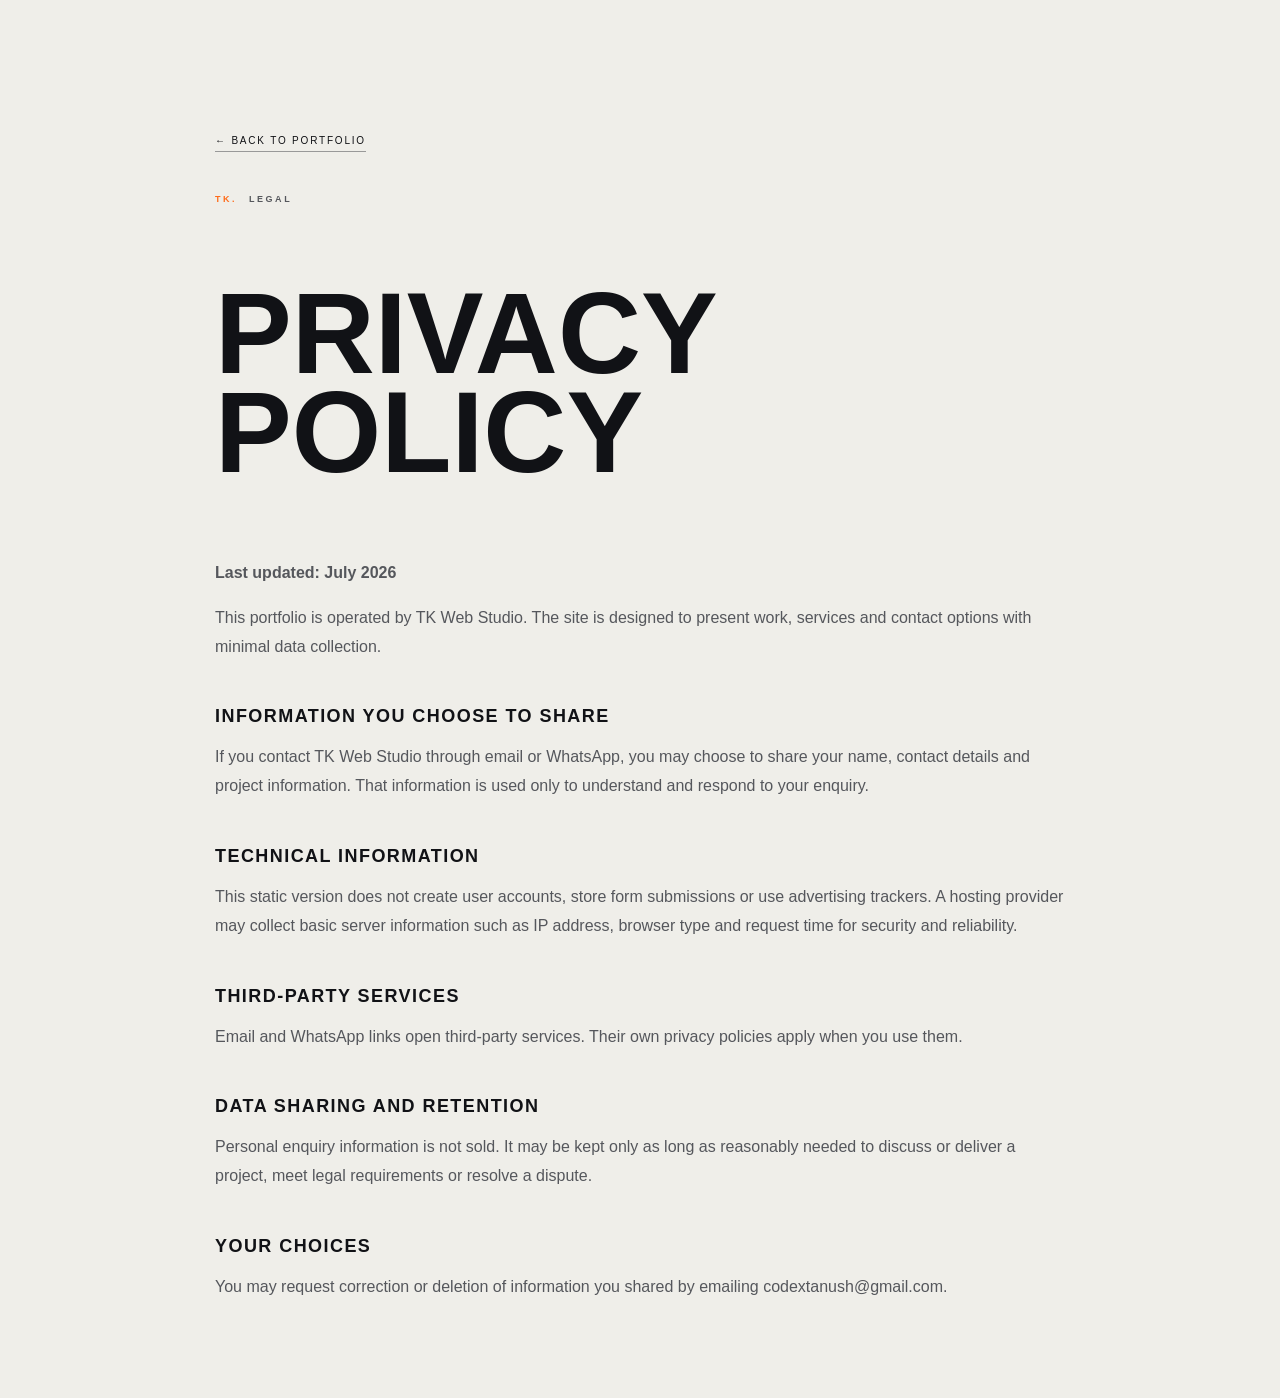
<file: privacy.html>
<!doctype html>
<html lang="en">
<head>
  <meta charset="UTF-8" />
  <meta name="viewport" content="width=device-width, initial-scale=1.0" />
  <meta name="theme-color" content="#efeee9" />
  <title>Privacy Policy — TK Web Studio</title>
  <link rel="stylesheet" href="styles.css" />
</head>
<body class="legal-page">
  <main class="legal-wrap">
    <a class="legal-back" href="index.html">← Back to portfolio</a>
    <p class="section-kicker"><span>TK.</span> LEGAL</p>
    <h1>Privacy<br>Policy</h1>
    <p><strong>Last updated: July 2026</strong></p>
    <p>This portfolio is operated by TK Web Studio. The site is designed to present work, services and contact options with minimal data collection.</p>
    <h2>Information you choose to share</h2>
    <p>If you contact TK Web Studio through email or WhatsApp, you may choose to share your name, contact details and project information. That information is used only to understand and respond to your enquiry.</p>
    <h2>Technical information</h2>
    <p>This static version does not create user accounts, store form submissions or use advertising trackers. A hosting provider may collect basic server information such as IP address, browser type and request time for security and reliability.</p>
    <h2>Third-party services</h2>
    <p>Email and WhatsApp links open third-party services. Their own privacy policies apply when you use them.</p>
    <h2>Data sharing and retention</h2>
    <p>Personal enquiry information is not sold. It may be kept only as long as reasonably needed to discuss or deliver a project, meet legal requirements or resolve a dispute.</p>
    <h2>Your choices</h2>
    <p>You may request correction or deletion of information you shared by emailing <a href="mailto:codextanush@gmail.com">codextanush@gmail.com</a>.</p>
  </main>
</body>
</html>
</file>
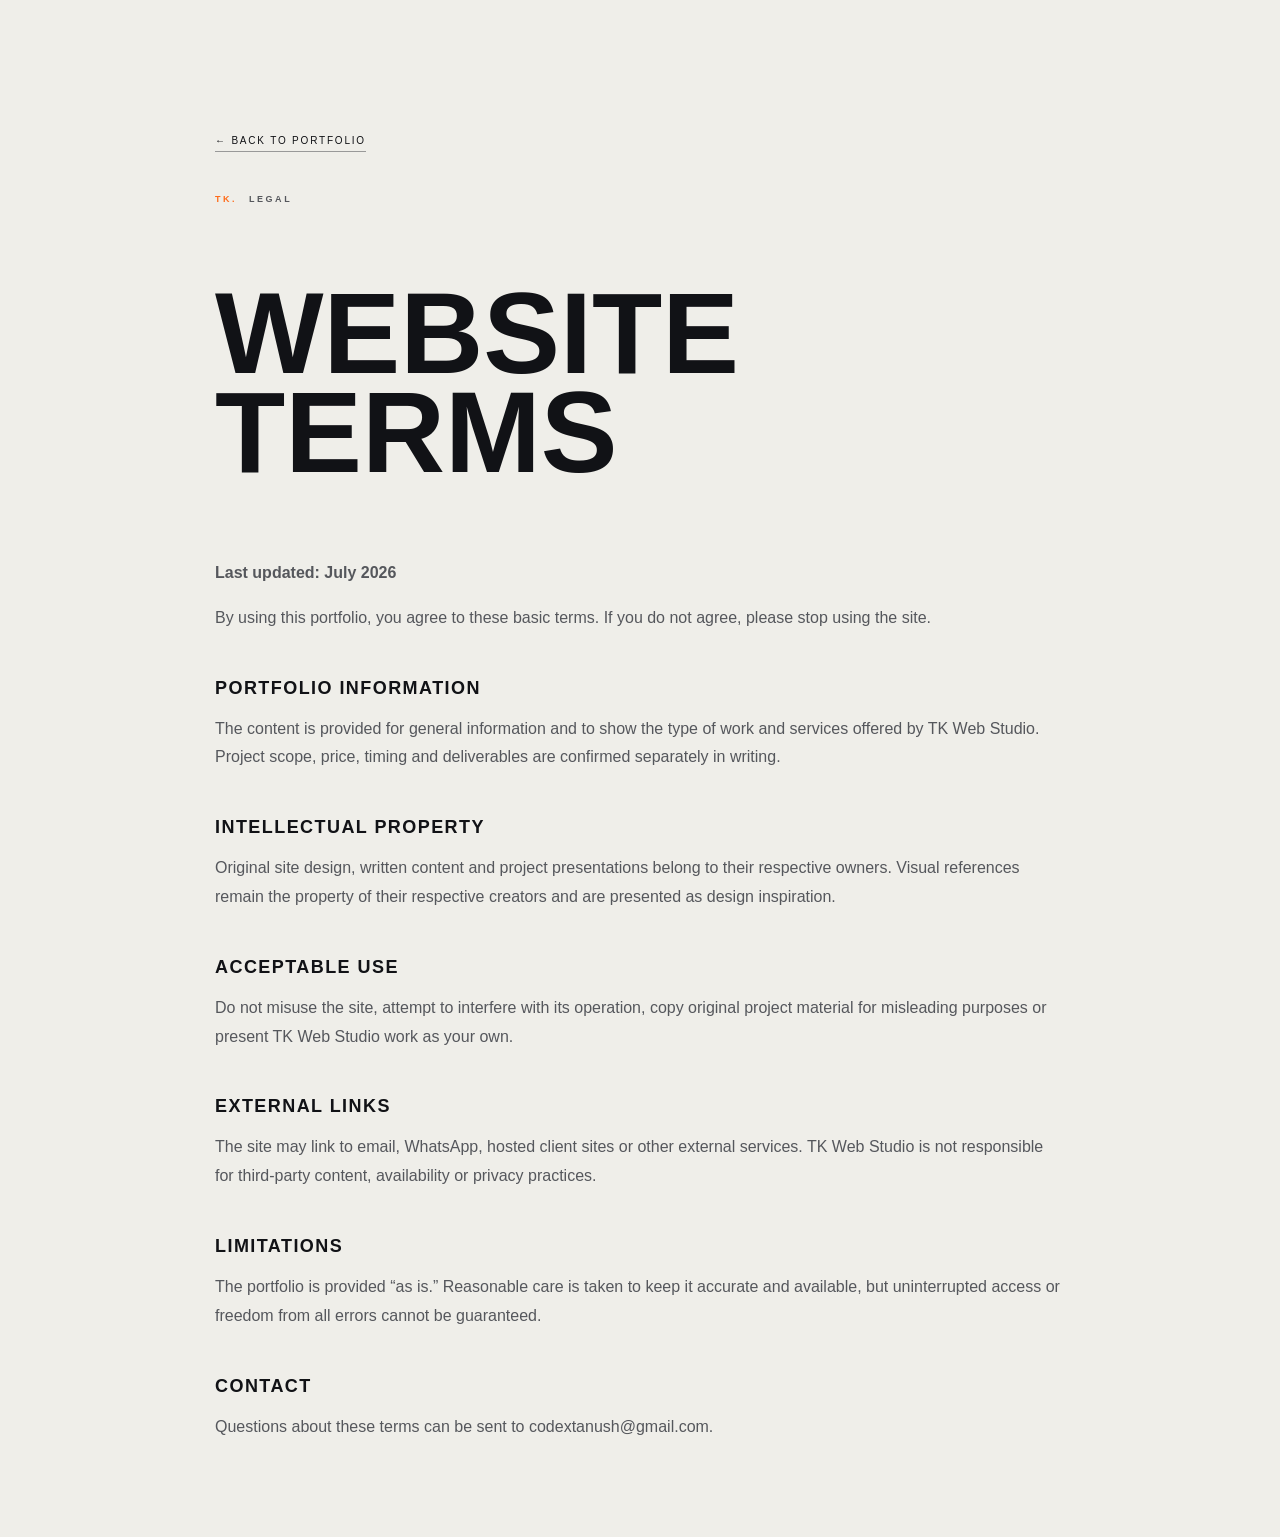
<file: terms.html>
<!doctype html>
<html lang="en">
<head>
  <meta charset="UTF-8" />
  <meta name="viewport" content="width=device-width, initial-scale=1.0" />
  <meta name="theme-color" content="#efeee9" />
  <title>Terms — TK Web Studio</title>
  <link rel="stylesheet" href="styles.css" />
</head>
<body class="legal-page">
  <main class="legal-wrap">
    <a class="legal-back" href="index.html">← Back to portfolio</a>
    <p class="section-kicker"><span>TK.</span> LEGAL</p>
    <h1>Website<br>Terms</h1>
    <p><strong>Last updated: July 2026</strong></p>
    <p>By using this portfolio, you agree to these basic terms. If you do not agree, please stop using the site.</p>
    <h2>Portfolio information</h2>
    <p>The content is provided for general information and to show the type of work and services offered by TK Web Studio. Project scope, price, timing and deliverables are confirmed separately in writing.</p>
    <h2>Intellectual property</h2>
    <p>Original site design, written content and project presentations belong to their respective owners. Visual references remain the property of their respective creators and are presented as design inspiration.</p>
    <h2>Acceptable use</h2>
    <p>Do not misuse the site, attempt to interfere with its operation, copy original project material for misleading purposes or present TK Web Studio work as your own.</p>
    <h2>External links</h2>
    <p>The site may link to email, WhatsApp, hosted client sites or other external services. TK Web Studio is not responsible for third-party content, availability or privacy practices.</p>
    <h2>Limitations</h2>
    <p>The portfolio is provided “as is.” Reasonable care is taken to keep it accurate and available, but uninterrupted access or freedom from all errors cannot be guaranteed.</p>
    <h2>Contact</h2>
    <p>Questions about these terms can be sent to <a href="mailto:codextanush@gmail.com">codextanush@gmail.com</a>.</p>
  </main>
</body>
</html>
</file>
<file: styles.css>
:root {
  --bg: #08090c;
  --bg-soft: #0e1015;
  --ink: #f4f3ef;
  --muted: #9a9ba3;
  --line: rgba(255,255,255,.14);
  --accent: #ff6b1a;
  --accent-2: #79e7ff;
  --pad: clamp(24px, 5vw, 84px);
  --sans: "Arial Narrow", "Helvetica Neue", Arial, sans-serif;
  --display: Impact, Haettenschweiler, "Arial Narrow Bold", sans-serif;
}

* { box-sizing: border-box; }
html { scroll-behavior: smooth; background: var(--bg); }
body { margin: 0; background: var(--bg); color: var(--ink); font-family: var(--sans); overflow-x: hidden; cursor: none; }
body.menu-open { overflow: hidden; }
a, button { color: inherit; }
a { text-decoration: none; }
button { font: inherit; }
img { display: block; max-width: 100%; }
::selection { background: var(--accent); color: #fff; }

.noise { position: fixed; inset: 0; pointer-events: none; z-index: 99; opacity: .035; background-image: url("data:image/svg+xml,%3Csvg viewBox='0 0 180 180' xmlns='http://www.w3.org/2000/svg'%3E%3Cfilter id='n'%3E%3CfeTurbulence type='fractalNoise' baseFrequency='.85' numOctaves='4' stitchTiles='stitch'/%3E%3C/filter%3E%3Crect width='100%25' height='100%25' filter='url(%23n)' opacity='.55'/%3E%3C/svg%3E"); }
.cursor-dot, .cursor-ring { position: fixed; left: 0; top: 0; border-radius: 50%; pointer-events: none; z-index: 120; opacity: 0; transition: opacity .25s ease, width .25s ease, height .25s ease, border-color .25s ease; }
.cursor-dot { width: 5px; height: 5px; background: #fff; margin: -2.5px; }
.cursor-ring { width: 34px; height: 34px; border: 1px solid rgba(255,255,255,.55); margin: -17px; }
.cursor-ring.hover { width: 58px; height: 58px; margin: -29px; border-color: var(--accent); }
.scroll-progress { position: fixed; z-index: 110; left: 0; top: 0; width: 100%; height: 2px; background: transparent; }
.scroll-progress span { display: block; width: 0; height: 100%; background: linear-gradient(90deg, var(--accent), #fff); }

.loader { position: fixed; inset: 0; z-index: 200; background: #050609; display: grid; place-content: center; text-align: center; transition: opacity .7s ease, visibility .7s ease; }
.loader.done { opacity: 0; visibility: hidden; }
.loader-mark { font-family: var(--display); font-size: clamp(64px, 12vw, 130px); line-height: .8; letter-spacing: -.03em; }
.loader-mark span, .brand-mark span { color: var(--accent); }
.loader-line { width: 220px; height: 1px; background: #292b32; margin: 32px auto 14px; overflow: hidden; }
.loader-line i { display: block; width: 50%; height: 100%; background: var(--accent); animation: load 1s ease-in-out infinite; }
.loader p { font-size: 9px; letter-spacing: .35em; color: var(--muted); }
@keyframes load { from { transform: translateX(-120%); } to { transform: translateX(220%); } }

.site-header { position: fixed; z-index: 90; top: 0; left: 0; right: 0; height: 82px; display: flex; align-items: center; padding: 0 var(--pad); border-bottom: 1px solid transparent; transition: background .35s ease, border-color .35s ease, height .35s ease; }
.site-header.scrolled { height: 66px; background: rgba(8,9,12,.76); backdrop-filter: blur(18px); border-color: var(--line); }
.brand { display: inline-flex; align-items: center; gap: 13px; min-width: 220px; }
.brand-mark { font-family: var(--display); font-size: 30px; letter-spacing: -.03em; }
.brand-copy { font-size: 9px; letter-spacing: .18em; line-height: 1.25; font-weight: 700; }
.brand-copy small { color: var(--muted); font-size: 7px; }
.desktop-nav { display: flex; gap: clamp(24px, 3.2vw, 55px); margin-left: auto; margin-right: auto; }
.desktop-nav a { position: relative; font-size: 11px; text-transform: uppercase; letter-spacing: .16em; color: #c9c9cd; }
.desktop-nav a::after { content: ""; position: absolute; left: 0; right: 100%; bottom: -8px; height: 1px; background: var(--accent); transition: right .25s ease; }
.desktop-nav a:hover::after, .desktop-nav a.active::after { right: 0; }
.header-cta { min-width: 190px; display: flex; justify-content: flex-end; align-items: center; gap: 18px; text-transform: uppercase; font-weight: 700; font-size: 10px; letter-spacing: .14em; }
.header-cta b { display: grid; place-content: center; width: 34px; height: 34px; border-radius: 50%; background: #fff; color: #050609; transition: background .25s ease, transform .25s ease; }
.header-cta:hover b { background: var(--accent); color: #fff; transform: rotate(45deg); }
.menu-toggle { display: none; width: 42px; height: 42px; border: 0; background: transparent; position: relative; cursor: pointer; }
.menu-toggle span { position: absolute; left: 8px; width: 26px; height: 1px; background: #fff; transition: transform .3s ease, top .3s ease; }
.menu-toggle span:first-child { top: 16px; }.menu-toggle span:last-child { top: 25px; }
.menu-toggle[aria-expanded="true"] span:first-child { top: 21px; transform: rotate(45deg); }.menu-toggle[aria-expanded="true"] span:last-child { top: 21px; transform: rotate(-45deg); }
.mobile-menu { position: fixed; inset: 0; z-index: 80; display: flex; flex-direction: column; justify-content: center; padding: 110px var(--pad) 45px; background: #090a0e; opacity: 0; visibility: hidden; transform: translateY(-18px); transition: .35s ease; }
.mobile-menu.open { opacity: 1; visibility: visible; transform: none; }
.mobile-menu nav { display: grid; }
.mobile-menu nav a { font-family: var(--display); font-size: clamp(46px, 13vw, 84px); line-height: 1; text-transform: uppercase; border-bottom: 1px solid var(--line); padding: 12px 0; }
.mobile-menu nav a span { font-family: var(--sans); font-size: 10px; color: var(--accent); vertical-align: top; margin-right: 18px; }
.mobile-menu p { color: var(--muted); font-size: 12px; letter-spacing: .12em; }

.hero { min-height: 100svh; position: relative; overflow: hidden; display: grid; align-items: end; padding: 140px var(--pad) 80px; background: radial-gradient(circle at 72% 48%, #20242d 0, #0c0e13 34%, #08090c 65%); }
.hero-grid { position: absolute; inset: 0; background-image: linear-gradient(rgba(255,255,255,.035) 1px, transparent 1px), linear-gradient(90deg, rgba(255,255,255,.035) 1px, transparent 1px); background-size: 72px 72px; mask-image: linear-gradient(to bottom, transparent, #000 22%, #000 84%, transparent); }
.hero-glow { position: absolute; border-radius: 50%; filter: blur(85px); opacity: .22; }
.glow-one { width: 32vw; height: 32vw; background: #fff; right: 11%; top: 29%; }.glow-two { width: 18vw; height: 18vw; background: var(--accent); right: -7%; bottom: 5%; opacity: .11; }
.hero-copy { position: relative; z-index: 4; width: 66%; }
.eyebrow, .section-kicker { display: flex; align-items: center; gap: 12px; font-size: 9px; font-weight: 700; letter-spacing: .28em; text-transform: uppercase; color: #c7c8cd; }
.status-dot { width: 7px; height: 7px; border-radius: 50%; background: #80ff9a; box-shadow: 0 0 0 5px rgba(128,255,154,.1), 0 0 18px #80ff9a; }
.hero-title { margin: 25px 0 32px; font-family: var(--display); font-size: clamp(76px, 11.2vw, 190px); font-weight: 900; line-height: .73; letter-spacing: -.035em; text-transform: uppercase; }
.title-line { display: block; overflow: hidden; padding-right: .05em; }
.title-line i { display: block; font-style: normal; transform: translateY(110%); animation: titleIn .95s cubic-bezier(.16,1,.3,1) .95s forwards; }
.title-line:nth-child(2) i { animation-delay: 1.08s; }
.title-line.outline { color: transparent; -webkit-text-stroke: 1.5px rgba(255,255,255,.82); }
@keyframes titleIn { to { transform: none; } }
.hero-bottom { display: grid; grid-template-columns: minmax(280px, 470px) 1fr; gap: clamp(30px, 6vw, 100px); align-items: end; }
.hero-bottom p { margin: 0; color: #b5b6bd; font-size: clamp(14px, 1.2vw, 18px); line-height: 1.65; }
.hero-bottom strong { color: #fff; }
.hero-actions { display: grid; gap: 20px; justify-items: start; }
.primary-button { min-width: 210px; display: flex; justify-content: space-between; align-items: center; gap: 30px; background: var(--accent); padding: 18px 21px; font-size: 10px; text-transform: uppercase; letter-spacing: .15em; font-weight: 800; }
.primary-button b { font-size: 18px; }
.text-link { display: inline-flex; gap: 12px; align-items: center; font-size: 11px; font-weight: 700; text-transform: uppercase; letter-spacing: .15em; border-bottom: 1px solid var(--line); padding-bottom: 7px; }
.text-link span { color: var(--accent); font-size: 16px; }
.hero-art-wrap { position: absolute; z-index: 2; right: -3vw; bottom: -9vh; width: min(47vw, 720px); height: 94vh; }
.hero-art-mask { position: absolute; inset: 0; overflow: hidden; clip-path: polygon(19% 0, 100% 6%, 89% 100%, 0 92%); filter: grayscale(1) contrast(1.06); }
.hero-art-mask img { width: 100%; height: 100%; object-fit: cover; object-position: 48% 42%; transform: scale(1.04); }
.art-shade { position: absolute; inset: 0; background: linear-gradient(90deg, rgba(8,9,12,.76), transparent 24%, transparent 68%, rgba(8,9,12,.58)), linear-gradient(0deg, #08090c 0%, transparent 24%); mix-blend-mode: multiply; }
.art-orbit { position: absolute; z-index: 3; border: 1px solid rgba(255,255,255,.35); border-radius: 50%; pointer-events: none; }
.orbit-one { width: 28vw; height: 28vw; right: 4%; top: 25%; transform: rotate(-22deg) scaleY(.44); box-shadow: 0 0 32px rgba(255,255,255,.09); }.orbit-two { width: 23vw; height: 23vw; right: 15%; top: 30%; transform: rotate(35deg) scaleY(.32); border-color: rgba(255,107,26,.45); }
.art-label { position: absolute; z-index: 4; font-size: 8px; letter-spacing: .34em; color: rgba(255,255,255,.65); }.label-top { top: 11%; left: 22%; }.label-side { right: 5%; top: 44%; writing-mode: vertical-rl; }
.floating-code { position: absolute; z-index: 4; padding: 8px 12px; border: 1px solid var(--line); background: rgba(8,9,12,.45); backdrop-filter: blur(10px); font: 9px/1.2 monospace; color: #d9e8ed; }.code-a { left: 4%; top: 34%; }.code-b { right: 8%; bottom: 27%; }
.hero-side-note { position: absolute; z-index: 5; left: 18px; bottom: 70px; display: flex; align-items: center; gap: 14px; transform: rotate(-90deg); transform-origin: left center; font-size: 7px; letter-spacing: .28em; color: var(--muted); }.hero-side-note i { width: 48px; height: 1px; background: var(--line); }
.hero-index { position: absolute; right: var(--pad); bottom: 30px; z-index: 6; font-size: 12px; letter-spacing: .2em; }.hero-index span { color: var(--accent); }

.marquee { overflow: hidden; border-top: 1px solid var(--line); border-bottom: 1px solid var(--line); background: #0c0d11; transform: rotate(-1deg) scale(1.02); }
.marquee-track { display: flex; align-items: center; width: max-content; animation: marquee 24s linear infinite; padding: 18px 0; }
.marquee span { font-family: var(--display); font-size: 24px; letter-spacing: .04em; margin: 0 28px; }.marquee i { color: var(--accent); font-style: normal; }
@keyframes marquee { to { transform: translateX(-50%); } }

.section-pad { padding: clamp(100px, 12vw, 190px) var(--pad); }
.section-kicker { color: var(--muted); margin-bottom: 45px; }.section-kicker span { color: var(--accent); }
.intro { background: #f1f0eb; color: #111216; }
.intro .section-kicker { color: #6c6d72; }
.intro-layout { display: grid; grid-template-columns: 1.5fr .75fr; gap: 9vw; align-items: start; }
.intro h2, .section-heading h2, .lab-copy h2, .process h2 { font-family: var(--display); font-size: clamp(54px, 7vw, 108px); line-height: .92; letter-spacing: -.025em; text-transform: uppercase; margin: 0; }
.intro-copy { padding-top: 10px; }
.intro-copy p { font-size: clamp(15px, 1.25vw, 19px); line-height: 1.7; color: #4b4d52; margin: 0 0 25px; }.intro-copy strong { color: #111216; }.intro-copy .text-link { margin-top: 15px; }
.stats-grid { margin-top: 95px; display: grid; grid-template-columns: repeat(4, 1fr); border-top: 1px solid rgba(0,0,0,.2); }
.stats-grid article { min-height: 180px; padding: 30px 25px 20px 0; border-right: 1px solid rgba(0,0,0,.15); display: flex; flex-direction: column; justify-content: space-between; }.stats-grid article:not(:first-child) { padding-left: 25px; }.stats-grid article:last-child { border: 0; }
.stats-grid strong { font-family: var(--display); font-size: clamp(48px, 5vw, 78px); line-height: 1; }.stats-grid span { color: #65666c; font-size: 11px; letter-spacing: .08em; line-height: 1.5; text-transform: uppercase; }

.work { background: var(--bg); }
.section-heading { display: grid; grid-template-columns: 1fr 1.2fr .7fr; gap: 5vw; align-items: end; margin-bottom: 90px; }
.section-heading .section-kicker { align-self: start; }
.section-heading h2 em, .lab-copy h2 em, .process h2 em, .contact h2 em { color: transparent; -webkit-text-stroke: 1px rgba(255,255,255,.65); font-style: normal; }
.section-heading > p { color: var(--muted); line-height: 1.7; font-size: 14px; }
.project-list { display: grid; gap: clamp(100px, 13vw, 200px); }
.project-card { display: grid; grid-template-columns: minmax(0, 1.55fr) minmax(280px, .65fr); gap: clamp(35px, 6vw, 90px); align-items: center; }
.project-card.reverse { grid-template-columns: minmax(280px, .65fr) minmax(0, 1.55fr); }.project-card.reverse .project-visual { grid-column: 2; }.project-card.reverse .project-info { grid-column: 1; grid-row: 1; }
.project-visual { position: relative; min-height: clamp(430px, 52vw, 720px); overflow: hidden; padding: 7%; display: grid; place-items: center; isolation: isolate; }
.theme-blue { background: radial-gradient(circle at 70% 25%, #2e79bc, transparent 35%), linear-gradient(135deg, #101a2c, #081019); }.theme-gold { background: radial-gradient(circle at 20% 10%, #8c682b, transparent 30%), linear-gradient(135deg, #211a0d, #080909); }.theme-red { background: radial-gradient(circle at 75% 25%, #8b161d, transparent 35%), linear-gradient(145deg, #2b090d, #08090c 70%); }.theme-purple { background: radial-gradient(circle at 70% 15%, #5f36a4, transparent 34%), linear-gradient(135deg, #1d1335, #08090d); }
.project-watermark { position: absolute; z-index: -1; left: -2%; bottom: -5%; font-family: var(--display); font-size: clamp(100px, 16vw, 280px); color: rgba(255,255,255,.025); }
.browser-shell { width: 100%; box-shadow: 0 30px 80px rgba(0,0,0,.5); transform: perspective(1300px) rotateY(-5deg) rotateX(2deg); transition: transform .6s cubic-bezier(.16,1,.3,1); }.project-visual:hover .browser-shell { transform: perspective(1300px) rotateY(0) rotateX(0) scale(1.02); }
.browser-bar { height: 32px; display: flex; align-items: center; gap: 6px; padding: 0 12px; background: #e8e9ed; color: #555; }.browser-bar i { width: 6px; height: 6px; border-radius: 50%; background: #999; }.browser-bar span { margin: auto; font-size: 7px; letter-spacing: .15em; }
.mock-site { min-height: clamp(285px, 33vw, 450px); background: #07121e; }
.mock-nav { display: flex; justify-content: space-between; padding: 18px 25px; font-size: 7px; letter-spacing: .15em; color: #d1e7ff; border-bottom: 1px solid rgba(255,255,255,.1); }.mock-nav b { font-size: 10px; color: #fff; }
.mock-hero { padding: 9% 8%; background: linear-gradient(90deg, rgba(4,15,27,.95), rgba(4,15,27,.3)), radial-gradient(circle at 80% 50%, #1a6baa, transparent 32%); }.mock-hero small { color: #55b8ff; letter-spacing: .2em; }.mock-hero h3 { font-family: var(--display); text-transform: uppercase; font-size: clamp(28px, 4.4vw, 66px); line-height: .92; margin: 15px 0 20px; }.mock-hero button, .food-screen button, .vote-card button { border: 0; background: #2e94df; color: #fff; padding: 10px 14px; text-transform: uppercase; letter-spacing: .12em; font-size: 7px; }
.mock-stats { display: grid; grid-template-columns: repeat(3,1fr); padding: 16px; gap: 8px; }.mock-stats span { border: 1px solid rgba(255,255,255,.12); padding: 13px; font-size: 7px; text-transform: uppercase; letter-spacing: .1em; }
.admin-site { display: grid; grid-template-columns: 26% 1fr; background: #11110e; }.admin-side { display: flex; flex-direction: column; gap: 22px; padding: 25px 18px; background: #17150f; color: #9e967b; font-size: 7px; }.admin-side b { color: #f1c562; font-size: 14px; margin-bottom: 20px; }.admin-main { padding: 8%; }.admin-main > small { color: #aa8b43; letter-spacing: .18em; }.admin-main h3 { font-family: var(--display); font-size: clamp(25px, 4vw, 54px); text-transform: uppercase; margin: 12px 0 25px; }.admin-metrics { display: grid; grid-template-columns: repeat(3,1fr); gap: 8px; }.admin-metrics i { padding: 14px; background: #1f1e19; color: #f6ce76; font-family: var(--display); font-style: normal; font-size: 24px; }.admin-metrics small { display: block; font: 6px var(--sans); color: #8c887d; margin-top: 8px; text-transform: uppercase; }.admin-chart { height: 100px; display: flex; align-items: end; gap: 8px; margin-top: 22px; border-bottom: 1px solid #3c382e; }.admin-chart b { flex: 1; background: linear-gradient(#dbb358, #5b4820); height: 40%; }.admin-chart b:nth-child(2){height:65%}.admin-chart b:nth-child(3){height:48%}.admin-chart b:nth-child(4){height:88%}.admin-chart b:nth-child(5){height:72%}.admin-chart b:nth-child(6){height:95%}
.phone-shell { width: 34%; max-width: 250px; aspect-ratio: .52; border: 5px solid #16171b; border-radius: 28px; overflow: hidden; box-shadow: 0 35px 70px rgba(0,0,0,.55); background: #f7eee4; position: absolute; }.phone-left { left: 19%; top: 13%; transform: rotate(-8deg); }.phone-right { right: 20%; top: 19%; transform: rotate(8deg); }.phone-notch { width: 35%; height: 13px; border-radius: 0 0 12px 12px; background: #16171b; position: absolute; left: 32%; top: 0; z-index: 2; }
.food-screen { height: 100%; color: #24120f; padding: 16% 9% 8%; background: linear-gradient(150deg, #fff4e7, #f5d9c5); }.food-screen > small { color: #8b201f; font-size: 6px; letter-spacing: .18em; }.food-screen h3 { font-family: var(--display); font-size: clamp(20px,3vw,38px); text-transform: uppercase; margin: 12px 0; }.food-pills { display: flex; gap: 4px; overflow: hidden; }.food-pills span { border-radius: 10px; background: #fff; padding: 5px 7px; font-size: 5px; }.food-item { display: grid; grid-template-columns: 34px 1fr auto; gap: 7px; align-items: center; margin-top: 10px; padding: 8px; background: rgba(255,255,255,.65); border-radius: 9px; }.food-item i { font-style: normal; font-size: 19px; }.food-item b { font-size: 6px; }.food-item small { display: block; color: #8a7069; font-size: 5px; margin-top: 3px; }.food-item strong { font-size: 7px; }.cart-screen { background: linear-gradient(150deg, #2e090d, #100609); color: #fff; }.order-line, .order-total { display: flex; justify-content: space-between; font-size: 7px; padding: 12px 0; border-bottom: 1px solid rgba(255,255,255,.12); }.order-total { font-size: 10px; margin-top: 8px; }.cart-screen button { width: 100%; background: #e23831; margin-top: 20px; }
.invite-card, .vote-card { position: absolute; width: 43%; min-height: 62%; background: rgba(18,12,32,.86); backdrop-filter: blur(12px); border: 1px solid rgba(255,255,255,.17); padding: 6%; box-shadow: 0 35px 70px rgba(0,0,0,.45); }.invite-card { left: 10%; top: 14%; transform: rotate(-5deg); }.vote-card { right: 10%; bottom: 12%; transform: rotate(5deg); }.invite-card small, .vote-card small { color: #a98aff; font-size: 6px; letter-spacing: .2em; }.invite-mark { font-family: var(--display); font-size: clamp(35px,5vw,70px); letter-spacing: .05em; margin: 20px 0 10px; }.invite-mark span { color: #a86dff; }.invite-card h3, .vote-card h3 { font-family: var(--display); font-size: clamp(18px,2.4vw,36px); margin: 8px 0; }.invite-card p { color: #9990ac; font-size: 7px; line-height: 1.5; }.invite-qr { margin-top: 22px; display: flex; align-items: center; gap: 10px; font-size: 6px; letter-spacing: .12em; }.invite-qr i { width: 35px; height: 35px; background: repeating-conic-gradient(#fff 0 25%, transparent 0 50%) 0/10px 10px; }.stars { color: #d09bff; letter-spacing: .13em; margin: 28px 0; }.vote-card button { background: #8e52da; }
.project-info > div:first-child { display: flex; align-items: center; gap: 18px; }.project-info .project-no { font-size: 9px; color: var(--accent); letter-spacing: .18em; }.project-info > div:first-child p { font-size: 8px; color: var(--muted); text-transform: uppercase; letter-spacing: .15em; }.project-info h3 { font-family: var(--display); font-size: clamp(48px, 5.5vw, 88px); line-height: .9; text-transform: uppercase; margin: 28px 0; }.project-info > p { color: var(--muted); font-size: 14px; line-height: 1.75; max-width: 460px; }.tag-row { display: flex; flex-wrap: wrap; gap: 7px; margin-top: 30px; }.tag-row span { border: 1px solid var(--line); border-radius: 50px; padding: 8px 12px; color: #b4b5bb; font-size: 8px; text-transform: uppercase; letter-spacing: .1em; }

.visual-lab { min-height: 900px; display: grid; grid-template-columns: .7fr 1.3fr; gap: 8vw; align-items: center; overflow: hidden; background: #eeeeea; color: #111216; }.lab-copy h2 em { -webkit-text-stroke-color: rgba(0,0,0,.45); }.lab-copy p { color: #62646a; line-height: 1.7; max-width: 480px; margin-top: 30px; }.lab-stage { height: 700px; position: relative; perspective: 1200px; }.lab-frame { position: absolute; margin: 0; padding: 9px; background: #fff; box-shadow: 0 30px 70px rgba(0,0,0,.18); transition: transform .25s ease; transform-style: preserve-3d; }.lab-frame img { width: 100%; height: 100%; object-fit: cover; filter: saturate(.68) contrast(1.06); }.lab-frame figcaption { padding: 10px 3px 2px; font-size: 7px; letter-spacing: .18em; color: #5e6065; }.frame-one { width: 72%; height: 48%; left: 0; top: 12%; transform: rotate(-6deg); }.frame-two { width: 44%; height: 43%; right: 2%; top: 6%; transform: rotate(7deg); }.frame-three { width: 61%; height: 38%; right: 5%; bottom: 4%; transform: rotate(-2deg); }

.frame-four { width: 29%; height: 49%; left: 5%; bottom: -4%; transform: rotate(5deg); z-index: 3; }

.services { background: #0b0c10; }.services .section-heading { grid-template-columns: .5fr 1.5fr; }.service-list { border-top: 1px solid var(--line); }.service-row { min-height: 165px; display: grid; grid-template-columns: 90px 1.2fr .8fr 60px; gap: 30px; align-items: center; border-bottom: 1px solid var(--line); transition: background .35s ease, padding .35s ease; }.service-row:hover { background: #11131a; padding: 0 20px; }.service-row > span { color: var(--accent); font-size: 9px; letter-spacing: .15em; }.service-row h3 { font-family: var(--display); font-size: clamp(28px, 3.2vw, 52px); text-transform: uppercase; margin: 0; }.service-row p { color: var(--muted); line-height: 1.6; font-size: 13px; }.service-row i { font-style: normal; font-size: 24px; transition: transform .3s ease; }.service-row:hover i { transform: rotate(45deg); color: var(--accent); }

.process { display: grid; grid-template-columns: .8fr 1.2fr; gap: 10vw; background: #151821; }.process-sticky { position: sticky; top: 130px; height: max-content; }.process-sticky p { color: var(--muted); line-height: 1.7; max-width: 430px; }.process-steps article { display: grid; grid-template-columns: 90px 1fr; gap: 25px; min-height: 230px; padding: 35px 0; border-top: 1px solid var(--line); }.process-steps article > span { font-family: var(--display); font-size: 25px; color: var(--accent); }.process-steps h3 { font-family: var(--display); font-size: clamp(38px, 5vw, 72px); text-transform: uppercase; margin: 0 0 18px; }.process-steps p { color: var(--muted); line-height: 1.7; max-width: 520px; }

.contact { min-height: 100svh; position: relative; overflow: hidden; background: #efeee9; color: #101115; padding: 140px var(--pad) 35px; display: flex; flex-direction: column; justify-content: space-between; }.contact-halo { position: absolute; right: -10vw; top: -15vw; width: 60vw; height: 60vw; border: clamp(60px,8vw,120px) solid rgba(0,0,0,.035); border-radius: 50%; }.contact-inner { position: relative; z-index: 2; }.contact h2 { font-family: var(--display); font-size: clamp(62px, 9vw, 142px); line-height: .82; text-transform: uppercase; letter-spacing: -.03em; margin: 40px 0; }.contact h2 em { -webkit-text-stroke-color: rgba(0,0,0,.55); }.contact-inner > p { color: #63656a; font-size: 15px; }.contact-actions { display: flex; flex-wrap: wrap; gap: 12px; margin-top: 40px; }.contact-mail, .contact-whatsapp { display: flex; align-items: center; justify-content: space-between; gap: 35px; padding: 20px 24px; min-width: min(100%, 360px); background: #101115; color: #fff; font-size: 11px; letter-spacing: .08em; }.contact-whatsapp { background: var(--accent); }.contact-actions b { font-size: 18px; }.contact-footer { position: relative; z-index: 2; margin-top: 100px; padding-top: 25px; border-top: 1px solid rgba(0,0,0,.2); display: flex; align-items: center; justify-content: space-between; }.contact-footer p, .contact-footer a { font-size: 8px; letter-spacing: .13em; text-transform: uppercase; }.contact-footer > div { display: flex; gap: 20px; }.contact-footer .brand { min-width: auto; }

.reveal { opacity: 0; transform: translateY(45px); transition: opacity .8s cubic-bezier(.16,1,.3,1), transform .8s cubic-bezier(.16,1,.3,1); transition-delay: var(--delay, 0ms); }.reveal.visible { opacity: 1; transform: none; }

.legal-page { min-height: 100vh; background: #efeee9; color: #111216; padding: 130px var(--pad) 80px; }.legal-wrap { max-width: 850px; margin: auto; }.legal-page h1 { font-family: var(--display); font-size: clamp(62px, 9vw, 115px); line-height: .86; text-transform: uppercase; }.legal-page h2 { margin-top: 45px; font-size: 18px; text-transform: uppercase; letter-spacing: .08em; }.legal-page p, .legal-page li { color: #55575c; line-height: 1.8; }.legal-back { display: inline-flex; margin-bottom: 30px; font-size: 10px; text-transform: uppercase; letter-spacing: .18em; border-bottom: 1px solid #999; padding-bottom: 5px; }

@media (max-width: 1050px) {
  body { cursor: auto; }.cursor-dot,.cursor-ring { display: none; }
  .desktop-nav,.header-cta { display: none; }.menu-toggle { display: block; margin-left: auto; }
  .hero { padding-top: 120px; }.hero-copy { width: 76%; }.hero-title { font-size: clamp(70px, 14vw, 132px); }.hero-art-wrap { right: -14vw; width: 58vw; opacity: .82; }.hero-bottom { grid-template-columns: 1fr; max-width: 520px; }.hero-actions { display: flex; align-items: center; flex-wrap: wrap; }
  .intro-layout { grid-template-columns: 1fr; }.intro-copy { max-width: 650px; }.section-heading { grid-template-columns: 1fr 1.5fr; }.section-heading > p { grid-column: 2; }.project-card,.project-card.reverse { grid-template-columns: 1fr; }.project-card.reverse .project-visual,.project-card.reverse .project-info { grid-column: 1; }.project-card.reverse .project-info { grid-row: auto; }.project-info { max-width: 700px; }.visual-lab { grid-template-columns: 1fr; }.lab-stage { height: 600px; }.process { grid-template-columns: 1fr; }.process-sticky { position: static; }.services .section-heading { grid-template-columns: 1fr; }
}

@media (max-width: 700px) {
  :root { --pad: 20px; }
  .site-header { height: 68px; }.brand { min-width: auto; }.brand-copy { display: none; }
  .hero { min-height: 930px; padding: 110px var(--pad) 55px; align-items: start; }.hero-copy { width: 100%; }.hero-title { font-size: clamp(67px, 23vw, 105px); line-height: .78; margin-top: 24px; }.hero-bottom { margin-top: 26px; }.hero-art-wrap { width: 85vw; height: 57vh; right: -20vw; bottom: -1vh; opacity: .66; }.hero-art-mask { clip-path: polygon(20% 0,100% 4%,88% 100%,0 91%); }.art-label,.floating-code,.hero-side-note { display: none; }.orbit-one { width: 70vw; height: 70vw; }.orbit-two { width: 58vw; height: 58vw; }.hero-index { bottom: 18px; }.eyebrow { font-size: 7px; }
  .marquee span { font-size: 18px; margin: 0 18px; }.section-pad { padding-top: 95px; padding-bottom: 95px; }.section-kicker { margin-bottom: 28px; }.intro h2,.section-heading h2,.lab-copy h2,.process h2 { font-size: clamp(48px, 15vw, 70px); }.stats-grid { grid-template-columns: 1fr 1fr; margin-top: 60px; }.stats-grid article { min-height: 145px; border-bottom: 1px solid rgba(0,0,0,.15); }.section-heading { grid-template-columns: 1fr; gap: 24px; margin-bottom: 55px; }.section-heading > p { grid-column: 1; }.project-list { gap: 110px; }.project-visual { min-height: 440px; padding: 5%; }.browser-shell { transform: none; }.mock-site { min-height: 260px; }.mock-nav span { display: none; }.mock-hero { min-height: 200px; }.mock-hero h3 { font-size: 35px; }.admin-main { padding: 7% 5%; }.admin-metrics { gap: 4px; }.admin-metrics i { font-size: 18px; padding: 9px 5px; }.phone-shell { width: 48%; }.phone-left { left: 5%; top: 10%; }.phone-right { right: 5%; top: 23%; }.invite-card,.vote-card { width: 65%; }.invite-card { left: 4%; top: 8%; }.vote-card { right: 4%; bottom: 6%; }.project-info h3 { font-size: 49px; }.visual-lab { min-height: auto; }.lab-stage { height: 470px; }.frame-one { width: 82%; height: 42%; }.frame-two { width: 53%; height: 38%; }.frame-three { width: 76%; height: 34%; }.service-row { grid-template-columns: 35px 1fr 25px; gap: 12px; padding: 28px 0; }.service-row p { grid-column: 2; margin: 0; }.service-row i { grid-column: 3; grid-row: 1; }.process-steps article { grid-template-columns: 50px 1fr; }.contact { padding-top: 100px; }.contact h2 { font-size: clamp(57px, 17vw, 88px); }.contact-actions { display: grid; }.contact-mail,.contact-whatsapp { min-width: 0; width: 100%; font-size: 9px; }.contact-footer { align-items: flex-start; gap: 30px; flex-wrap: wrap; }.contact-footer > div { width: 100%; justify-content: space-between; }
}

@media (prefers-reduced-motion: reduce) {
  *,*::before,*::after { animation-duration: .01ms !important; animation-iteration-count: 1 !important; scroll-behavior: auto !important; transition-duration: .01ms !important; }
  .reveal { opacity: 1; transform: none; }
}

@media (max-width: 700px) {
  .frame-four { width: 35%; height: 44%; }
}
</file>
